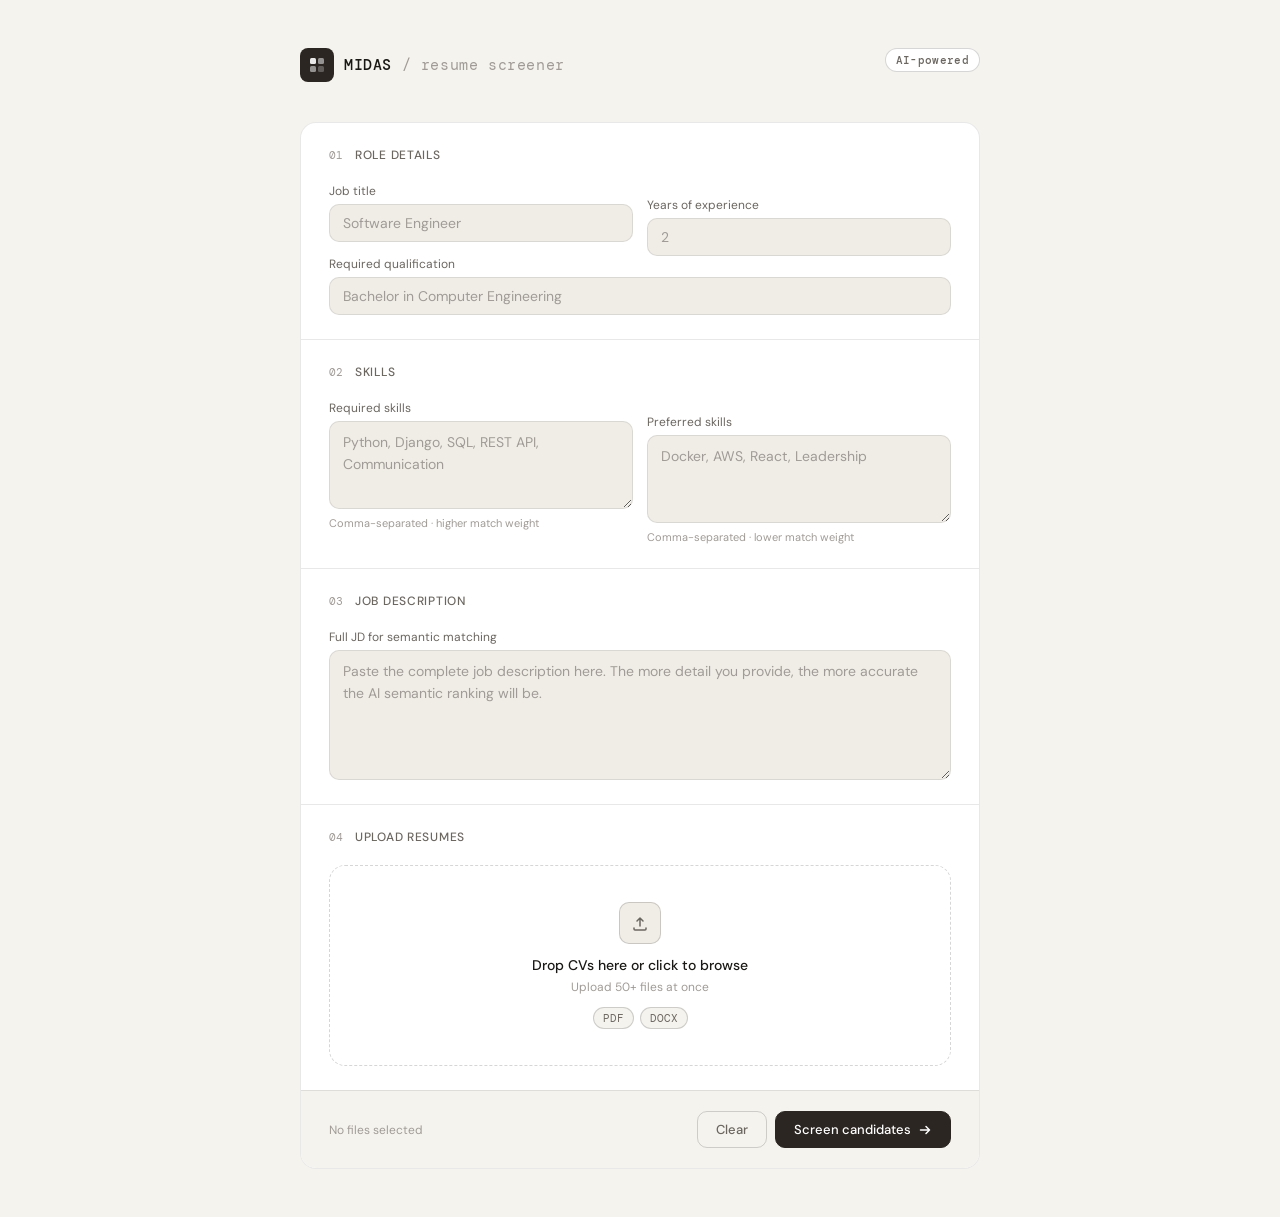
<file: templates/index.html>
<!DOCTYPE html>
<html lang="en">
<head>
  <meta charset="UTF-8">
  <meta name="viewport" content="width=device-width, initial-scale=1.0">
  <title>MIDAS — AI Resume Screener</title>
  <link rel="preconnect" href="https://fonts.googleapis.com">
  <link href="https://fonts.googleapis.com/css2?family=DM+Sans:wght@300;400;500&family=DM+Mono:wght@400;500&display=swap" rel="stylesheet">
  <style>
    *, *::before, *::after { box-sizing: border-box; margin: 0; padding: 0; }

    :root {
      --bg: #F5F3EE;
      --surface: #FFFFFF;
      --surface-2: #F0EDE7;
      --border: rgba(0,0,0,0.09);
      --border-strong: rgba(0,0,0,0.16);
      --text: #1A1814;
      --text-2: #6B6660;
      --text-3: #A09B96;
      --accent: #2B2622;
      --accent-hover: #3D3732;
      --radius: 10px;
      --radius-lg: 16px;
    }

    body {
      font-family: 'DM Sans', sans-serif;
      background: var(--bg);
      color: var(--text);
      min-height: 100vh;
      padding: 3rem 1.5rem;
    }

    .wrap {
      max-width: 680px;
      margin: 0 auto;
    }

    /* Header */
    .header {
      display: flex;
      align-items: flex-start;
      justify-content: space-between;
      margin-bottom: 2.5rem;
      animation: fadeUp .4s ease both;
    }

    .logo {
      display: flex;
      align-items: center;
      gap: 10px;
    }

    .logo-mark {
      width: 34px;
      height: 34px;
      background: var(--accent);
      border-radius: 8px;
      display: flex;
      align-items: center;
      justify-content: center;
    }

    .logo-mark svg { display: block; }

    .logo-text {
      font-family: 'DM Mono', monospace;
      font-size: 15px;
      font-weight: 500;
      letter-spacing: .04em;
      color: var(--text);
    }

    .logo-text span {
      color: var(--text-3);
      font-weight: 400;
    }

    .header-badge {
      font-size: 11px;
      font-weight: 500;
      background: var(--surface);
      border: 1px solid var(--border-strong);
      border-radius: 20px;
      padding: 4px 10px;
      color: var(--text-2);
      font-family: 'DM Mono', monospace;
      letter-spacing: .03em;
    }

    /* Card */
    .card {
      background: var(--surface);
      border: 1px solid var(--border);
      border-radius: var(--radius-lg);
      overflow: hidden;
      animation: fadeUp .5s .05s ease both;
    }

    /* Section */
    .section {
      padding: 1.5rem 1.75rem;
    }

    .section + .section {
      border-top: 1px solid var(--border);
    }

    .section-head {
      display: flex;
      align-items: center;
      gap: 8px;
      margin-bottom: 1.25rem;
    }

    .section-num {
      font-family: 'DM Mono', monospace;
      font-size: 11px;
      color: var(--text-3);
      min-width: 18px;
    }

    .section-title {
      font-size: 12px;
      font-weight: 500;
      letter-spacing: .06em;
      text-transform: uppercase;
      color: var(--text-2);
    }

    /* Grid */
    .grid-2 { display: grid; grid-template-columns: 1fr 1fr; gap: 14px; }
    .grid-3 { display: grid; grid-template-columns: 1fr 1fr 1fr; gap: 14px; }

    /* Fields */
    .field { display: flex; flex-direction: column; gap: 5px; }
    .field + .field { margin-top: 14px; }

    .field label {
      font-size: 12px;
      color: var(--text-2);
      font-weight: 400;
    }

    .field input,
    .field textarea {
      font-family: 'DM Sans', sans-serif;
      font-size: 14px;
      color: var(--text);
      background: var(--surface-2);
      border: 1px solid var(--border);
      border-radius: var(--radius);
      padding: 9px 13px;
      outline: none;
      transition: border-color .15s, background .15s;
      width: 100%;
    }

    .field input:focus,
    .field textarea:focus {
      border-color: var(--border-strong);
      background: #fff;
    }

    .field input::placeholder,
    .field textarea::placeholder {
      color: var(--text-3);
    }

    .field textarea {
      resize: vertical;
      min-height: 88px;
      line-height: 1.6;
    }

    .field textarea.tall { min-height: 130px; }

    .field-hint {
      font-size: 11px;
      color: var(--text-3);
      margin-top: 2px;
    }

    /* Upload */
    .upload-zone {
      border: 1.5px dashed var(--border-strong);
      border-radius: var(--radius-lg);
      padding: 2.25rem 1.5rem;
      text-align: center;
      cursor: pointer;
      transition: background .2s, border-color .2s;
      position: relative;
    }

    .upload-zone:hover {
      background: var(--surface-2);
      border-color: var(--accent);
    }

    .upload-zone input[type=file] {
      position: absolute;
      inset: 0;
      opacity: 0;
      cursor: pointer;
      width: 100%;
      height: 100%;
    }

    .upload-icon {
      width: 42px;
      height: 42px;
      background: var(--surface-2);
      border: 1px solid var(--border-strong);
      border-radius: 10px;
      display: flex;
      align-items: center;
      justify-content: center;
      margin: 0 auto 12px;
    }

    .upload-title {
      font-size: 14px;
      font-weight: 500;
      color: var(--text);
      margin-bottom: 5px;
    }

    .upload-sub {
      font-size: 12px;
      color: var(--text-3);
      margin-bottom: 12px;
    }

    .upload-tags {
      display: flex;
      gap: 6px;
      justify-content: center;
    }

    .tag {
      font-family: 'DM Mono', monospace;
      font-size: 11px;
      padding: 3px 9px;
      border-radius: 20px;
      background: var(--bg);
      border: 1px solid var(--border-strong);
      color: var(--text-2);
    }

    .file-list {
      margin-top: 14px;
      display: none;
      flex-direction: column;
      gap: 6px;
    }

    .file-item {
      display: flex;
      align-items: center;
      gap: 8px;
      background: var(--surface-2);
      border-radius: 8px;
      padding: 7px 10px;
      font-size: 12px;
      color: var(--text-2);
      text-align: left;
    }

    .file-item svg { flex-shrink: 0; }
    .file-name { flex: 1; overflow: hidden; text-overflow: ellipsis; white-space: nowrap; }
    .file-size { color: var(--text-3); font-family: 'DM Mono', monospace; font-size: 11px; }

    /* Footer */
    .footer {
      padding: 1.25rem 1.75rem;
      border-top: 1px solid var(--border);
      display: flex;
      align-items: center;
      justify-content: space-between;
      gap: 12px;
      background: var(--bg);
    }

    .footer-note {
      font-size: 12px;
      color: var(--text-3);
    }

    .btn-row { display: flex; gap: 8px; }

    .btn {
      font-family: 'DM Sans', sans-serif;
      font-size: 13px;
      font-weight: 500;
      padding: 9px 18px;
      border-radius: var(--radius);
      cursor: pointer;
      border: 1px solid var(--border-strong);
      transition: all .15s;
    }

    .btn-ghost {
      background: transparent;
      color: var(--text-2);
    }

    .btn-ghost:hover { background: var(--surface-2); }

    .btn-primary {
      background: var(--accent);
      color: #fff;
      border-color: var(--accent);
      display: flex;
      align-items: center;
      gap: 7px;
    }

    .btn-primary:hover { background: var(--accent-hover); }

    .btn-primary svg { transition: transform .15s; }
    .btn-primary:hover svg { transform: translateX(2px); }

    /* Animations */
    @keyframes fadeUp {
      from { opacity: 0; transform: translateY(10px); }
      to   { opacity: 1; transform: translateY(0); }
    }

    /* Responsive */
    @media (max-width: 520px) {
      .grid-2, .grid-3 { grid-template-columns: 1fr; }
      .footer { flex-direction: column; align-items: stretch; }
      .btn-row { flex-direction: column; }
    }
  </style>
</head>
<body>
<div class="wrap">

  <header class="header">
    <div class="logo">
      <div class="logo-mark">
        <svg width="18" height="18" viewBox="0 0 18 18" fill="none">
          <rect x="2" y="2" width="6" height="6" rx="1.5" fill="white" opacity=".9"/>
          <rect x="10" y="2" width="6" height="6" rx="1.5" fill="white" opacity=".5"/>
          <rect x="2" y="10" width="6" height="6" rx="1.5" fill="white" opacity=".5"/>
          <rect x="10" y="10" width="6" height="6" rx="1.5" fill="white" opacity=".25"/>
        </svg>
      </div>
      <span class="logo-text">MIDAS <span>/ resume screener</span></span>
    </div>
    <span class="header-badge">AI-powered</span>
  </header>

  <form class="card" method="POST" enctype="multipart/form-data" action="/">

    <!-- 01 Role -->
    <div class="section">
      <div class="section-head">
        <span class="section-num">01</span>
        <span class="section-title">Role details</span>
      </div>
      <div class="grid-2">
        <div class="field">
          <label for="job_title">Job title</label>
          <input type="text" id="job_title" name="job_title" placeholder="Software Engineer" required>
        </div>
        <div class="field">
          <label for="required_years">Years of experience</label>
          <input type="number" id="required_years" name="required_years" placeholder="2" min="0" required>
        </div>
      </div>
      <div class="field">
        <label for="qualification">Required qualification</label>
        <input type="text" id="qualification" name="qualification" placeholder="Bachelor in Computer Engineering">
      </div>
    </div>

    <!-- 02 Skills -->
    <div class="section">
      <div class="section-head">
        <span class="section-num">02</span>
        <span class="section-title">Skills</span>
      </div>
      <div class="grid-2">
        <div class="field">
          <label for="required_skills">Required skills</label>
          <textarea id="required_skills" name="required_skills" placeholder="Python, Django, SQL, REST API, Communication"></textarea>
          <p class="field-hint">Comma-separated · higher match weight</p>
        </div>
        <div class="field">
          <label for="preferred_skills">Preferred skills</label>
          <textarea id="preferred_skills" name="preferred_skills" placeholder="Docker, AWS, React, Leadership"></textarea>
          <p class="field-hint">Comma-separated · lower match weight</p>
        </div>
      </div>
    </div>

    <!-- 03 Job description -->
    <div class="section">
      <div class="section-head">
        <span class="section-num">03</span>
        <span class="section-title">Job description</span>
      </div>
      <div class="field">
        <label for="job_description">Full JD for semantic matching</label>
        <textarea id="job_description" name="job_description" class="tall" placeholder="Paste the complete job description here. The more detail you provide, the more accurate the AI semantic ranking will be."></textarea>
      </div>
    </div>

    <!-- 04 Upload -->
    <div class="section">
      <div class="section-head">
        <span class="section-num">04</span>
        <span class="section-title">Upload resumes</span>
      </div>
      <div class="upload-zone" id="uploadZone">
        <input type="file" name="resumes" id="resumeInput" accept=".pdf,.docx" multiple required>
        <div class="upload-icon">
          <svg width="18" height="18" viewBox="0 0 18 18" fill="none" stroke="#6B6660" stroke-width="1.5">
            <path d="M9 12V4M6 7l3-3 3 3" stroke-linecap="round" stroke-linejoin="round"/>
            <path d="M3 14v1a1 1 0 001 1h10a1 1 0 001-1v-1" stroke-linecap="round"/>
          </svg>
        </div>
        <p class="upload-title">Drop CVs here or click to browse</p>
        <p class="upload-sub">Upload 50+ files at once</p>
        <div class="upload-tags">
          <span class="tag">PDF</span>
          <span class="tag">DOCX</span>
        </div>
      </div>
      <div class="file-list" id="fileList"></div>
    </div>

    <!-- Footer -->
    <div class="footer">
      <span class="footer-note" id="footerNote">No files selected</span>
      <div class="btn-row">
        <button type="reset" class="btn btn-ghost" onclick="clearFiles()">Clear</button>
        <button type="submit" class="btn btn-primary">
          Screen candidates
          <svg width="14" height="14" viewBox="0 0 14 14" fill="none" stroke="currentColor" stroke-width="1.5">
            <path d="M2.5 7h9M8 3.5l3.5 3.5L8 10.5" stroke-linecap="round" stroke-linejoin="round"/>
          </svg>
        </button>
      </div>
    </div>

  </form>
</div>

<script>
  const input = document.getElementById('resumeInput');
  const list = document.getElementById('fileList');
  const note = document.getElementById('footerNote');

  function formatBytes(b) {
    if (b < 1024) return b + ' B';
    if (b < 1048576) return (b/1024).toFixed(0) + ' KB';
    return (b/1048576).toFixed(1) + ' MB';
  }

  input.addEventListener('change', () => {
    const files = Array.from(input.files);
    if (!files.length) { list.style.display = 'none'; note.textContent = 'No files selected'; return; }

    note.textContent = files.length + ' file' + (files.length > 1 ? 's' : '') + ' selected';
    list.style.display = 'flex';
    list.innerHTML = files.slice(0, 8).map(f => `
      <div class="file-item">
        <svg width="13" height="13" viewBox="0 0 13 13" fill="none" stroke="#A09B96" stroke-width="1.3">
          <path d="M7.5 1H3a1 1 0 00-1 1v9a1 1 0 001 1h7a1 1 0 001-1V4.5L7.5 1z" stroke-linejoin="round"/>
          <path d="M7.5 1v3.5H11" stroke-linejoin="round"/>
        </svg>
        <span class="file-name">${f.name}</span>
        <span class="file-size">${formatBytes(f.size)}</span>
      </div>
    `).join('') + (files.length > 8 ? `<div class="file-item" style="justify-content:center;color:var(--text-3)">+${files.length - 8} more files</div>` : '');
  });

  function clearFiles() {
    list.style.display = 'none';
    list.innerHTML = '';
    note.textContent = 'No files selected';
  }
</script>
</body>
</html>
</file>
